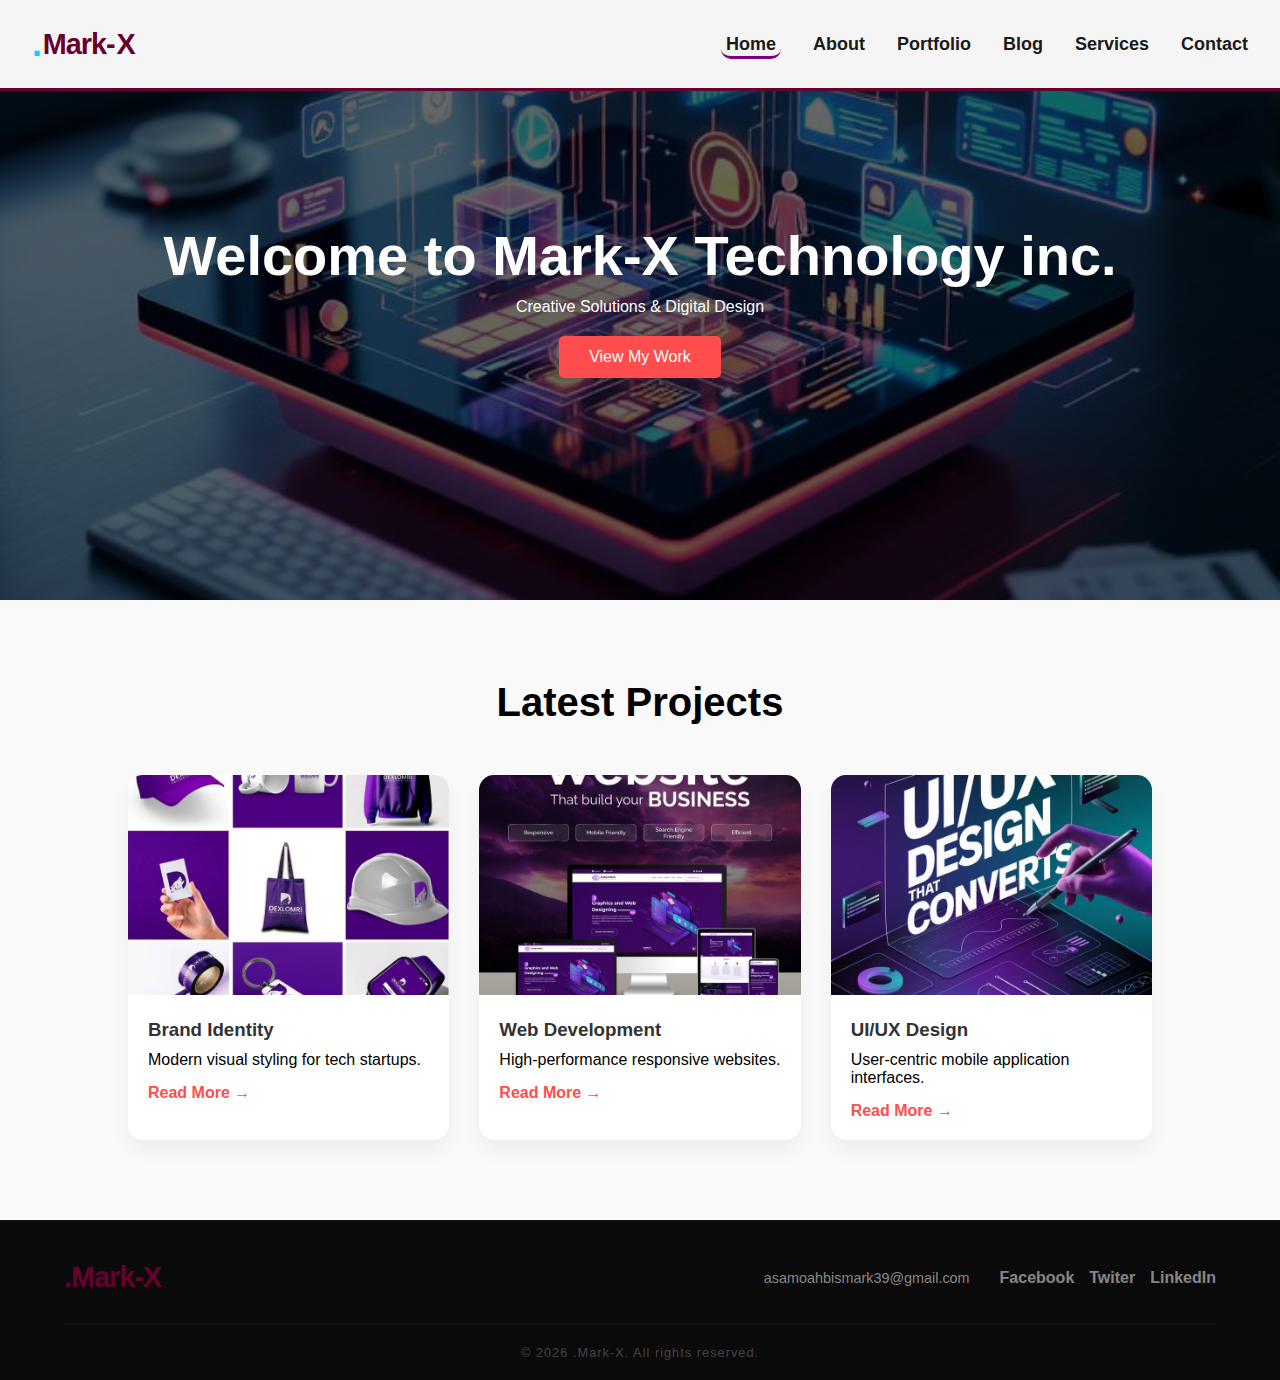
<file: index.html>
<!doctype html>
<html lang="en">
  <head>
    <meta charset="UTF-8" />
    <meta name="viewport" content="width=device-width, initial-scale=1.0" />
    <title>Home | Mark-X</title>

    <link rel="stylesheet" href="style.css" />
  </head>
  <body>
    <header>
      <nav class="navbar">
        <a class="brand" href="index.html"
          ><span class="dot">.</span>Mark-<span class="x-mark">X</span></a
        >

        <ul class="ul">
          <li><a class="links active" href="index.html">Home</a></li>
          <li><a class="links" href="about.html">About</a></li>
          <li><a class="links" href="portfolio.html">Portfolio</a></li>
          <li><a class="links" href="blog.html">Blog</a></li>
          <li><a class="links" href="services.html">Services</a></li>
          <li><a class="links" href="contact.html">Contact</a></li>
        </ul>

        <div class="hamburger">
          <span></span>
          <span></span>
          <span></span>
        </div>
      </nav>
    </header>

    <main>
      <section class="welcome-image">
        <div class="hero-text">
          <h2>Welcome to Mark-X Technology inc.</h2>
          <p>Creative Solutions & Digital Design</p>
          <a href="portfolio.html" class="btn-main">View My Work</a>
        </div>
      </section>

      <!-- Portfolio Card Grid -->
      <section id="portfolio" class="portfolio-container">
        <h2 class="section-title">Latest Projects</h2>

        <div class="card-grid">
          <div class="card">
            <div class="card-img">
              <a href="portfolio.html"
                ><img src="img/Brand Identity.jpg" alt="Project One"
              /></a>
            </div>
            <div class="card-content">
              <h3>Brand Identity</h3>
              <p>Modern visual styling for tech startups.</p>
              <a href="portfolio.html" class="card-link">Read More →</a>
            </div>
          </div>

          <div class="card">
            <div class="card-img">
              <a href="portfolio.html"
                ><img src="img/Web Development.jpg" alt="Project Two"
              /></a>
            </div>
            <div class="card-content">
              <h3>Web Development</h3>
              <p>High-performance responsive websites.</p>
              <a href="portfolio.html" class="card-link">Read More →</a>
            </div>
          </div>

          <div class="card">
            <div class="card-img">
              <a href="portfolio.html"
                ><img src="img/UIUX Design.jpg" alt="Project Three"
              /></a>
            </div>
            <div class="card-content">
              <h3>UI/UX Design</h3>
              <p>User-centric mobile application interfaces.</p>
              <a href="portfolio.html" class="card-link">Read More →</a>
            </div>
          </div>
        </div>
      </section>
    </main>

    <footer class="small-footer">
      <div class="footer-main">
        <a class="brand" href="#"><span>.</span>Mark-<span>X</span></a>

        <div class="footer-contact">
          <a href="mailto:yourgmail@gmail.com" class="footer-email"
            >asamoahbismark39@gmail.com</a
          >
          <div class="footer-socials">
            <a href="www.facebook.com">Facebook</a>
            <a href="www.x.com">Twiter</a>
            <a href="www.linkedin.com">LinkedIn</a>
          </div>
        </div>
      </div>

      <div class="footer-copyright">
        <p>&copy; 2026 .Mark-X. All rights reserved.</p>
      </div>
    </footer>

    <script src="script.js"></script>
  </body>
</html>
</file>
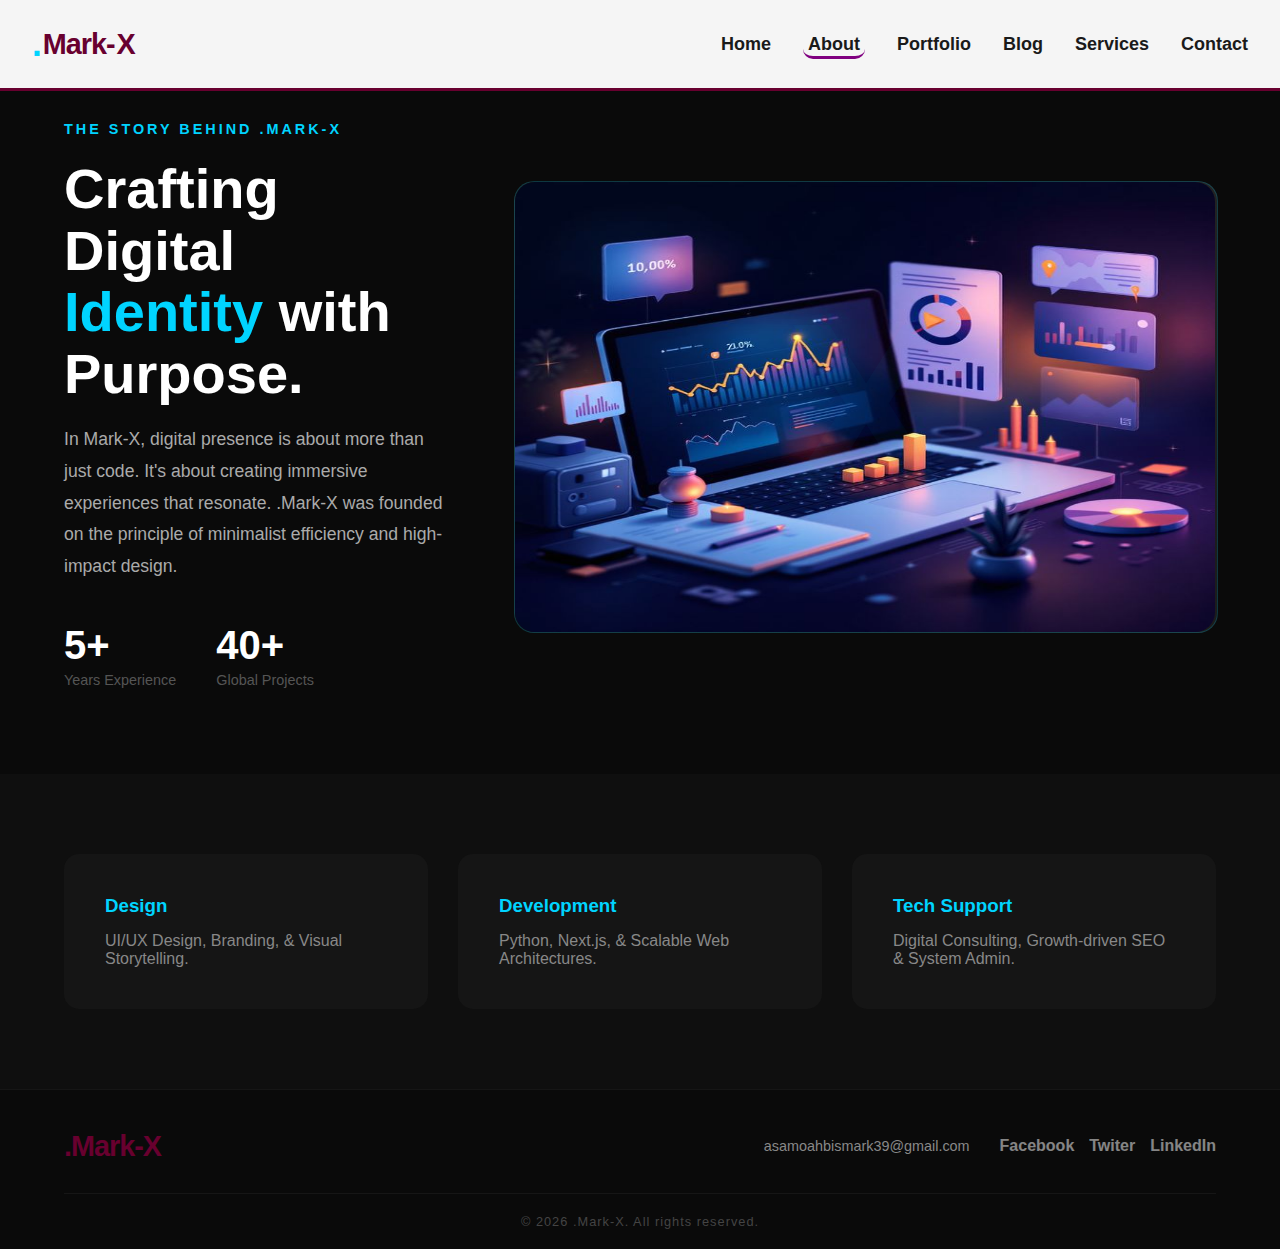
<file: about.html>
<!DOCTYPE html>
<html lang="en">
<head>
    <meta charset="UTF-8">
    <meta name="viewport" content="width=device-width, initial-scale=1.0">
    <title>About Us | Mark-X</title>

    <link rel="stylesheet" href="style.css">
</head>
<body>
    <header>
        <nav class="navbar">
            <a class="brand" href="index.html"><span class="dot">.</span>Mark-<span class="x-mark">X</span></a>
            
            <ul class="ul">
                <li><a class="links" href="index.html">Home</a></li>
                <li><a class="links active" href="about.html">About</a></li>
                <li><a class="links" href="portfolio.html">Portfolio</a></li>
                <li><a class="links" href="blog.html">Blog</a></li>
                <li><a class="links" href="services.html">Services</a></li>
                <li><a class="links" href="contact.html">Contact</a></li>
            </ul>

            <div class="hamburger">
                <span></span>
                <span></span>
                <span></span>
                <span></span>
            </div>
        </nav>
    </header>

    <main class="main">
        <section class="about-hero">
            <div class="about-container">
                <div class="about-text">
                    <span class="subheading">The Story Behind .Mark-X</span>
                    <h1>Crafting Digital <br><span>Identity</span> with Purpose.</h1>
                    <p>
                        In Mark-X, digital presence is about more than just code. It's about creating 
                        immersive experiences that resonate. .Mark-X was founded on the principle 
                        of minimalist efficiency and high-impact design.
                    </p>
                    <div class="about-stats">
                        <div class="stat"><span>5+</span><p>Years Experience</p></div>
                        <div class="stat"><span>40+</span><p>Global Projects</p></div>
                    </div>
                </div>
                
                <div class="about-visual">
                    <div class="visual-box"><img src="img/x visuals.jpg" alt="image"></div>
                </div>
            </div>
        </section>

        <section class="expertise">
            <div class="expertise-grid">
                <div class="skill-card">
                    <h3>Design</h3>
                    <p>UI/UX Design, Branding, & Visual Storytelling.</p>
                </div>
                <div class="skill-card">
                    <h3>Development</h3>
                    <p>Python, Next.js, & Scalable Web Architectures.</p>
                </div>
                <div class="skill-card">
                    <h3>Tech Support</h3>
                    <p>Digital Consulting, Growth-driven SEO & System Admin.</p>
                </div>
            </div>
        </section>
    </main>



    <footer class="small-footer">
        <div class="footer-main">
            <a class="brand" href="#"><span>.</span>Mark-<span>X</span></a>
            
            <div class="footer-contact">
                <a href="mailto:yourgmail@gmail.com" class="footer-email">asamoahbismark39@gmail.com</a>
                <div class="footer-socials">
                    <a href="www.facebook.com">Facebook</a>
                    <a href="www.x.com">Twiter</a>
                    <a href="www.linkedin.com">LinkedIn</a>
                </div>
            </div>
        </div>

        <div class="footer-copyright">
            <p>&copy; 2026 .Mark-X. All rights reserved.</p>
        </div>
    </footer>

    
</body>
</html>
</file>
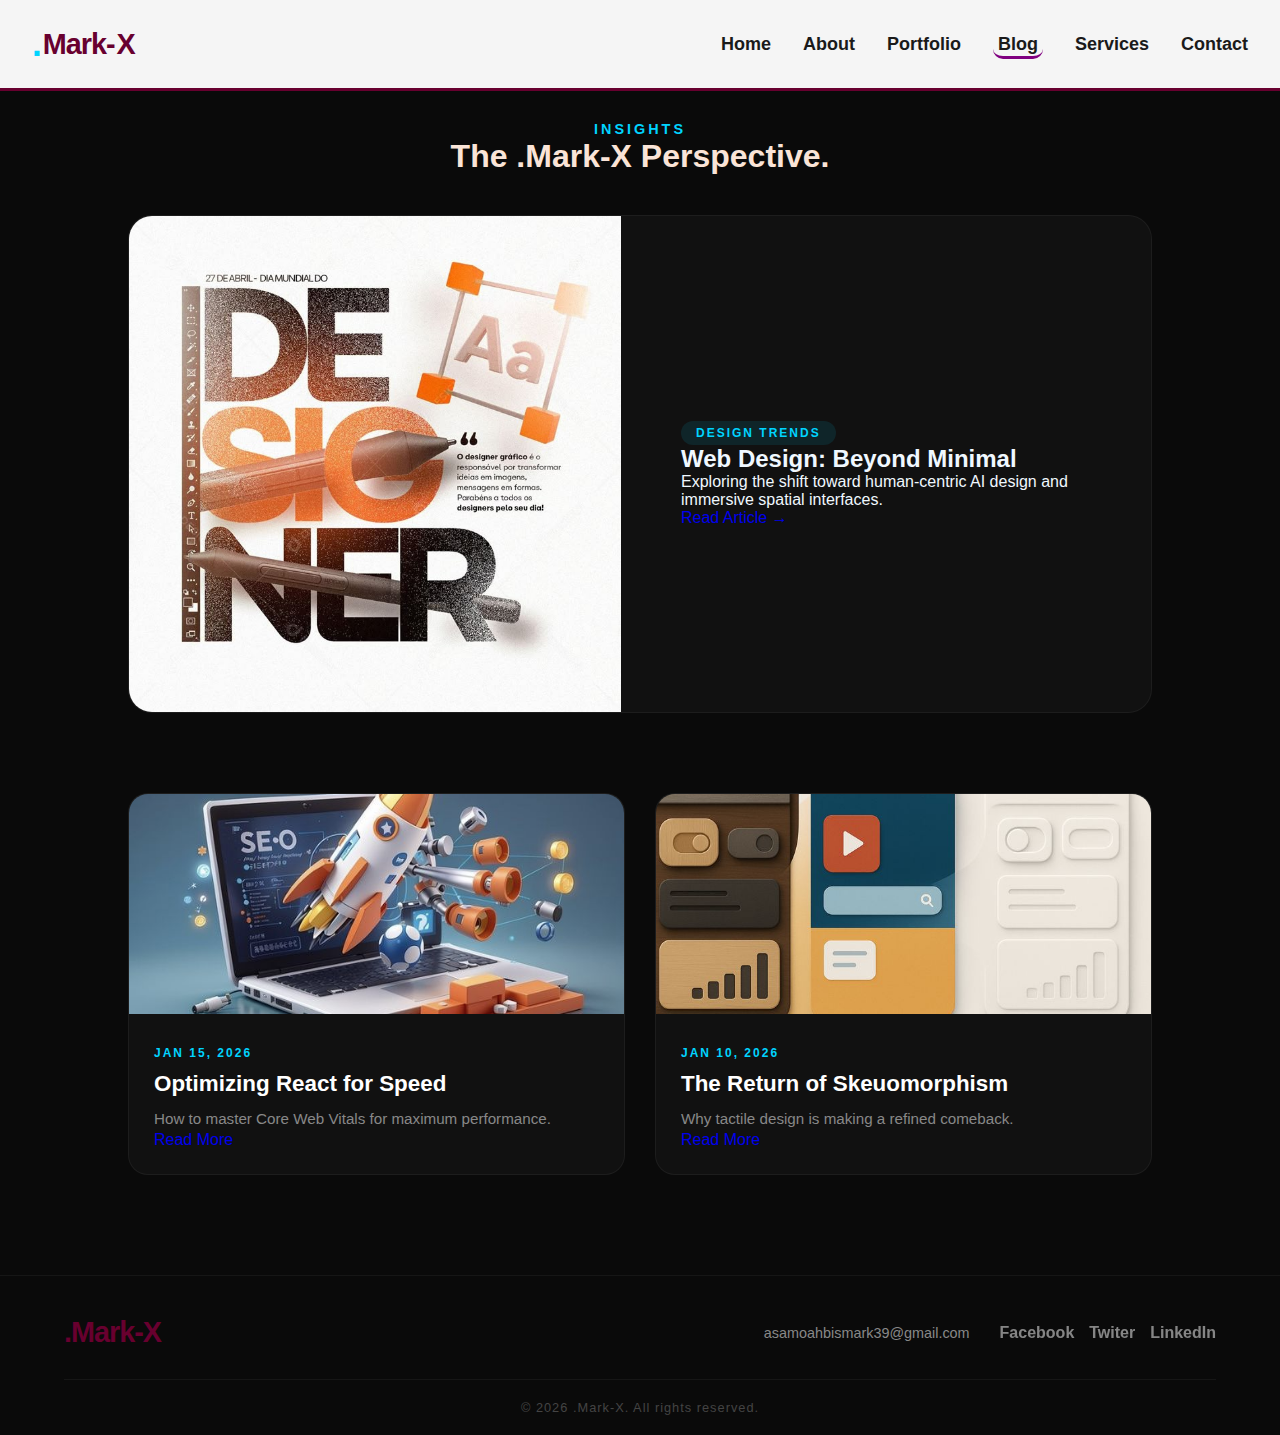
<file: blog.html>
<!doctype html>
<html lang="en">
  <head>
    <meta charset="UTF-8" />
    <meta name="viewport" content="width=device-width, initial-scale=1.0" />
    <title>Blog | Mark-X</title>

    <link rel="stylesheet" href="style.css" />
  </head>
  <body>
    <header>
      <nav class="navbar">
        <a class="brand" href="index.html"
          ><span class="dot">.</span>Mark-<span class="x-mark">X</span></a
        >

        <ul class="ul">
          <li><a class="links" href="index.html">Home</a></li>
          <li><a class="links" href="about.html">About</a></li>
          <li><a class="links" href="portfolio.html">Portfolio</a></li>
          <li><a class="links active" href="blog.html">Blog</a></li>
          <li><a class="links" href="services.html">Services</a></li>
          <li><a class="links" href="contact.html">Contact</a></li>
        </ul>

        <div class="hamburger">
          <span></span>
          <span></span>
          <span></span>
        </div>
      </nav>
    </header>

    <main class="main">
      <section class="blog-header">
        <span class="subheading">Insights</span>
        <h1 style="color: rgb(250, 228, 215);">The .Mark-X <span>Perspective.</span></h1>
      </section>

      <!-- Featured Post -->
      <section class="featured-blog">
        <div class="featured-card">
          <div class="featured-img">
            <img src="img/Design Trends.jpg" alt="Featured" />
          </div>
          <div class="featured-content" style="color: aliceblue;">
            <span class="tag">Design Trends</span>
            <h2>Web Design: Beyond Minimal</h2>
            <p>
              Exploring the shift toward human-centric AI design and immersive
              spatial interfaces.
            </p>
            <a href="https://en.wikipedia.org/wiki/Web_design" class="read-btn">Read Article →</a>
          </div>
        </div>
      </section>

      <!-- Blog Grid -->
      <section class="blog-grid">
        <article class="post-card">
          <div class="post-img">
            <img src="img/Optimizing React for Speed.jpg" alt="Post" />
          </div>
          <div class="post-content">
            <span class="date">Jan 15, 2026</span>
            <h3>Optimizing React for Speed</h3>
            <p>How to master Core Web Vitals for maximum performance.</p>
            <a href="#" class="view-link">Read More</a>
          </div>
        </article>

        <article class="post-card">
          <div class="post-img">
            <img src="img/The Return of Skeuomorphism.jpg" alt="Post" />
          </div>
          <div class="post-content">
            <span class="date">Jan 10, 2026</span>
            <h3>The Return of Skeuomorphism</h3>
            <p>Why tactile design is making a refined comeback.</p>
            <a href="#" class="view-link">Read More</a>
          </div>
        </article>
      </section>
    </main>

    <footer class="small-footer">
      <div class="footer-main">
        <a class="brand" href="#"><span>.</span>Mark-<span>X</span></a>

        <div class="footer-contact">
          <a href="mailto:yourgmail@gmail.com" class="footer-email"
            >asamoahbismark39@gmail.com</a
          >
          <div class="footer-socials">
            <a href="www.facebook.com">Facebook</a>
            <a href="www.x.com">Twiter</a>
            <a href="www.linkedin.com">LinkedIn</a>
          </div>
        </div>
      </div>

      <div class="footer-copyright">
        <p>&copy; 2026 .Mark-X. All rights reserved.</p>
      </div>
    </footer>

    <script src="script.js"></script>
  </body>
</html>
</file>
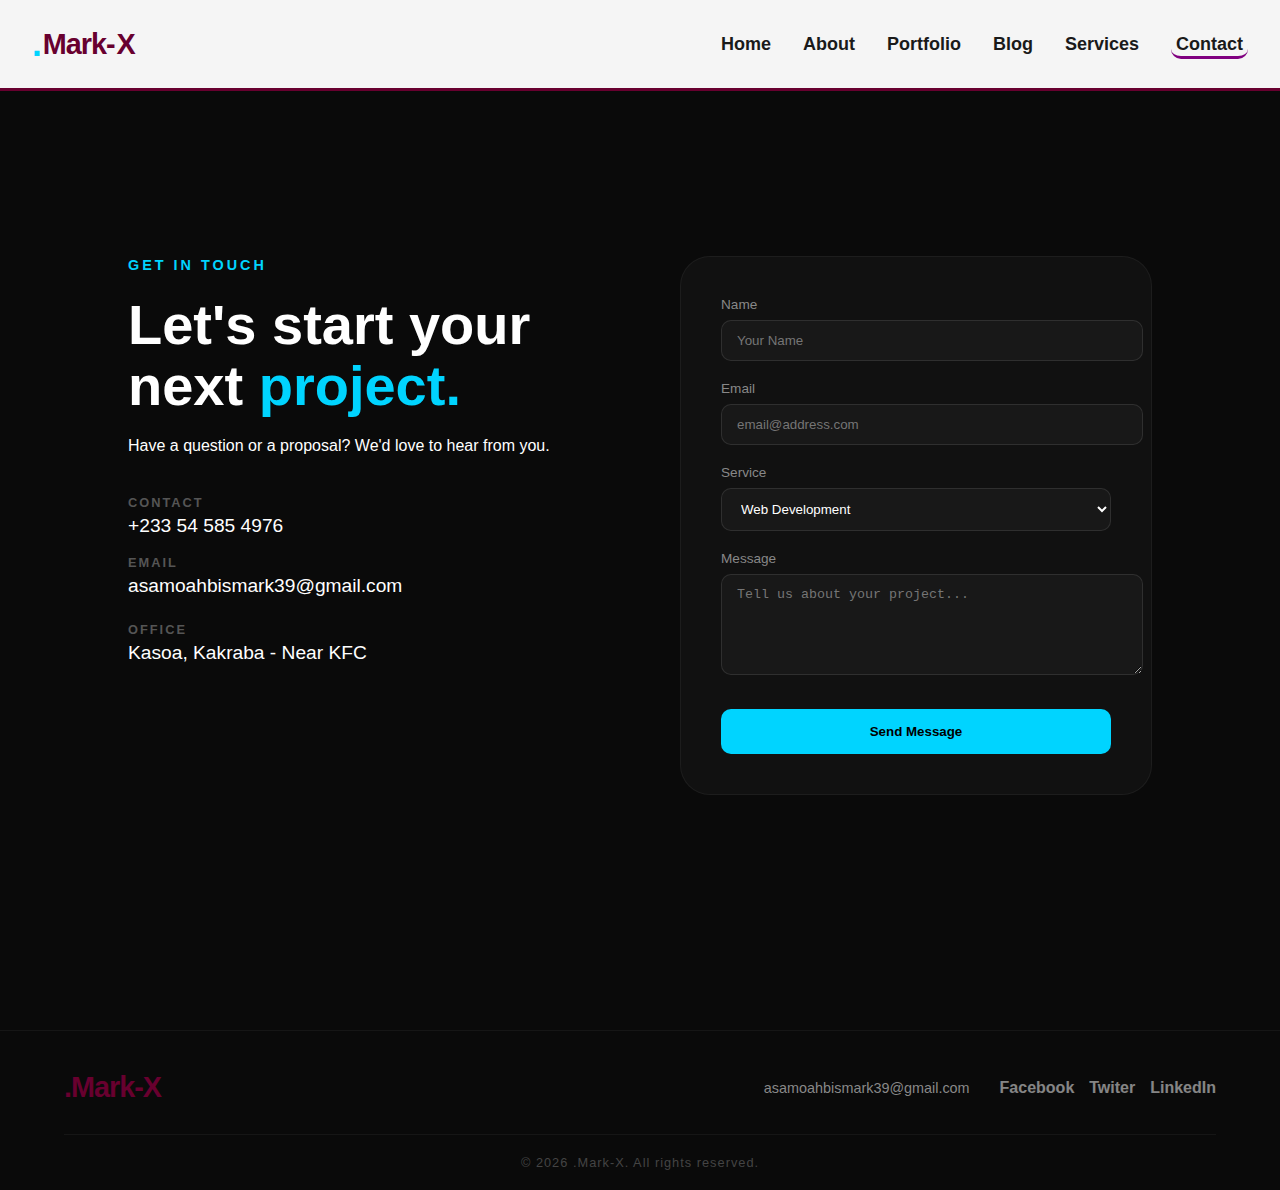
<file: contact.html>
<!doctype html>
<html lang="en">
  <head>
    <meta charset="UTF-8" />
    <meta name="viewport" content="width=device-width, initial-scale=1.0" />
    <title>Contact | Mark-X</title>

    <link rel="stylesheet" href="style.css" />
  </head>
  <body>
    <header>
      <nav class="navbar">
        <a class="brand" href="index.html"
          ><span class="dot">.</span>Mark-<span class="x-mark">X</span></a
        >

        <ul class="ul">
          <li><a class="links" href="index.html">Home</a></li>
          <li><a class="links" href="about.html">About</a></li>
          <li><a class="links" href="portfolio.html">Portfolio</a></li>
          <li><a class="links" href="blog.html">Blog</a></li>
          <li><a class="links" href="services.html">Services</a></li>
          <li><a class="links active" href="contact.html">Contact</a></li>
        </ul>

        <div class="hamburger">
          <span></span>
          <span></span>
          <span></span>
        </div>
      </nav>
    </header>

    <main class="main">
      <section class="contact-hero">
        <div class="contact-container">
          <!-- Left Side: Contact Info -->
          <div class="contact-info">
            <span class="subheading">Get in Touch</span>
            <h1>Let's start your next <span>project.</span></h1>
            <p>Have a question or a proposal? We'd love to hear from you.</p>

            <div class="info-items">
              <div class="item">
                <h4>Contact</h4>
                <p>+233 54 585 4976</p>
                <br />
                <h4>Email</h4>
                <a href="mailto:hello@mark-x.com">asamoahbismark39@gmail.com</a>
              </div>
              <div class="item">
                <h4>Office</h4>
                <p>Kasoa, Kakraba - Near KFC</p>
              </div>
            </div>
          </div>

          <!-- Right Side: Contact Form -->
          <div class="contact-form-wrapper">
            <form class="contact-form">
              <div class="form-group">
                <label>Name</label>
                <input type="text" placeholder="Your Name" required />
              </div>
              <div class="form-group">
                <label>Email</label>
                <input type="email" placeholder="email@address.com" required />
              </div>
              <div class="form-group">
                <label>Service</label>
                <select>
                  <option>Web Development</option>
                  <option>Graphics Design</option>
                  <option>UX/UI Design</option>
                  <option>Tech Support</option>
                </select>
              </div>
              <div class="form-group">
                <label>Message</label>
                <textarea
                  rows="5"
                  placeholder="Tell us about your project..."
                ></textarea>
              </div>
              <button type="submit" class="submit-btn">Send Message</button>
            </form>
          </div>
        </div>
      </section>
    </main>

    <footer class="small-footer">
      <div class="footer-main">
        <a class="brand" href="#"><span>.</span>Mark-<span>X</span></a>

        <div class="footer-contact">
          <a href="mailto:yourgmail@gmail.com" class="footer-email"
            >asamoahbismark39@gmail.com</a
          >
          <div class="footer-socials">
            <a href="www.facebook.com">Facebook</a>
            <a href="www.x.com">Twiter</a>
            <a href="www.linkedin.com">LinkedIn</a>
          </div>
        </div>
      </div>

      <div class="footer-copyright">
        <p>&copy; 2026 .Mark-X. All rights reserved.</p>
      </div>
    </footer>

    <script src="script.js"></script>
  </body>
</html>
</file>
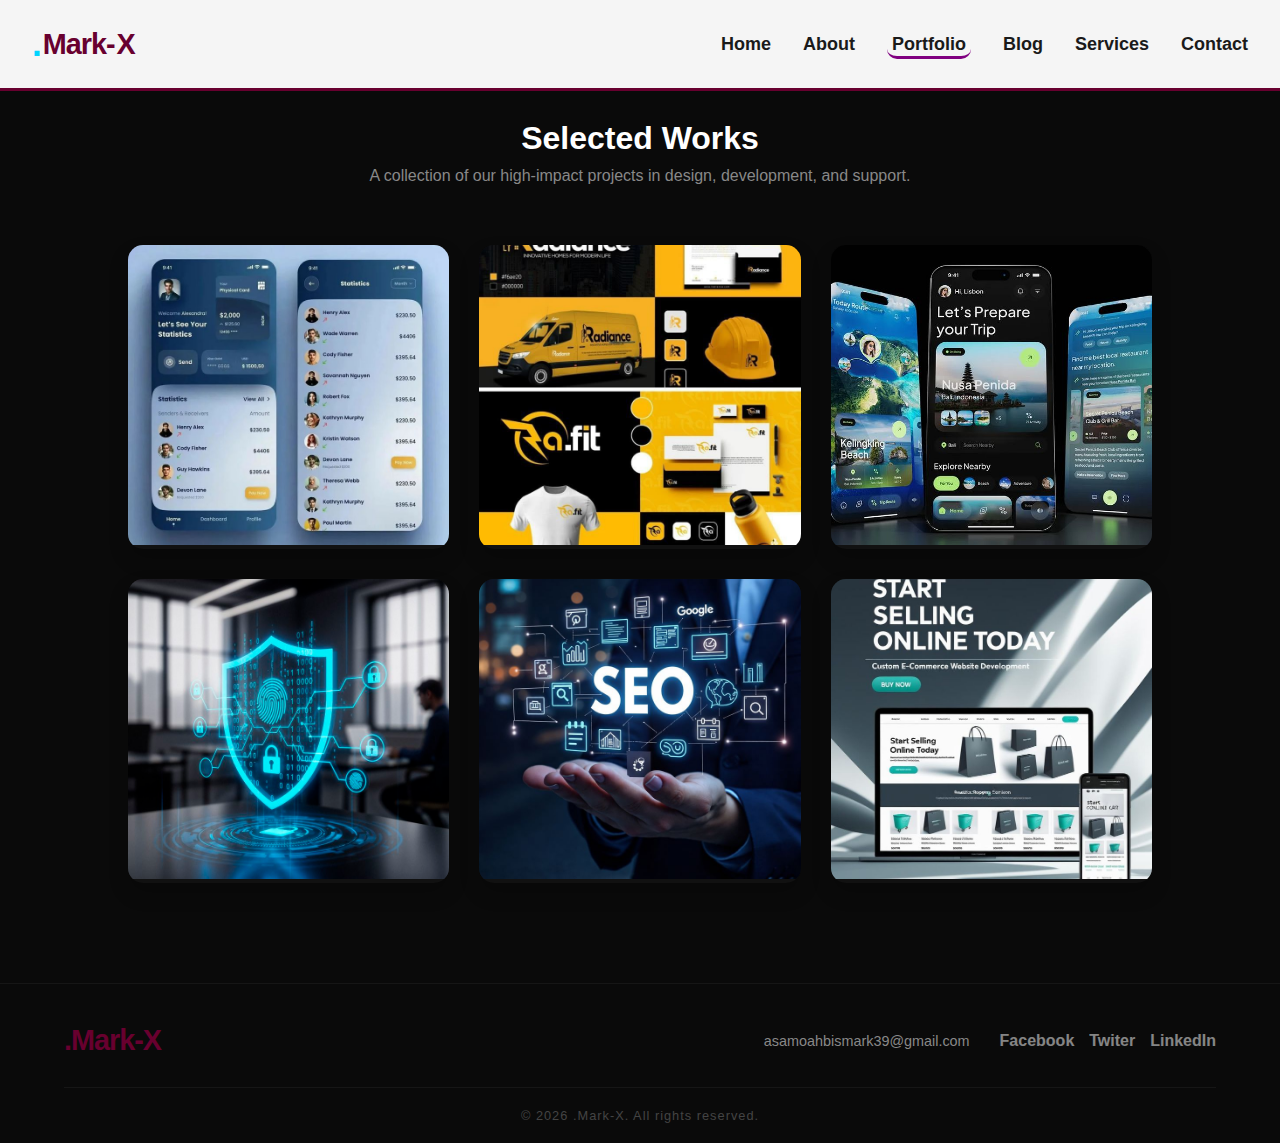
<file: portfolio.html>
<!doctype html>
<html lang="en">
  <head>
    <meta charset="UTF-8" />
    <meta name="viewport" content="width=device-width, initial-scale=1.0" />
    <title>Portfolio | Mark-X</title>

    <link rel="stylesheet" href="style.css" />
  </head>
  <body>
    <header>
      <nav class="navbar">
        <a class="brand" href="index.html"
          ><span class="dot">.</span>Mark-<span class="x-mark">X</span></a
        >

        <ul class="ul">
          <li><a class="links" href="index.html">Home</a></li>
          <li><a class="links" href="about.html">About</a></li>
          <li><a class="links active" href="portfolio.html">Portfolio</a></li>
          <li><a class="links" href="blog.html">Blog</a></li>
          <li><a class="links" href="services.html">Services</a></li>
          <li><a class="links" href="contact.html">Contact</a></li>
        </ul>

        <div class="hamburger">
          <span></span>
          <span></span>
          <span></span>
        </div>
      </nav>
    </header>
    <main class="main">
      <section class="portfolio-header">
        <h1>Selected <span>Works</span></h1>
        <p>
          A collection of our high-impact projects in design, development, and
          support.
        </p>
      </section>

      <section class="portfolio-grid">
        <!-- Project 1: Web Dev -->
        <div class="project-card">
          <div class="project-media">
            <img src="img/Next-Gen Fintech App.jpg" alt="Fintech App" />
            <div class="project-overlay">
              <span class="category">Web Dev</span>
              <h3>Next-Gen Fintech App</h3>
              <a href="#" class="view-btn">View Case Study →</a>
            </div>
          </div>
        </div>

        <!-- Project 2: Graphics Design -->
        <div class="project-card">
          <div class="project-media">
            <img src="img/Eco-Brand Identity.jpg" alt="UX Design" />
            <div class="project-overlay">
              <span class="category">Graphics Design</span>
              <h3>Eco-Brand Identity</h3>
              <a href="#" class="view-btn">View Case Study →</a>
            </div>
          </div>
        </div>

        <!-- Project 3: UX/UI -->
        <div class="project-card">
          <div class="project-media">
            <img src="img/Immersive Travel UI.jpg" alt="UX Design" />
            <div class="project-overlay">
              <span class="category">UX/UI Design</span>
              <h3>Immersive Travel UI</h3>
              <a href="#" class="view-btn">View Case Study →</a>
            </div>
          </div>
        </div>

        <!-- Project 4: Tech Support -->
        <div class="project-card">
          <div class="project-media">
            <img src="img/Enterprise Cloud Security.jpg" alt="Tech Support" />
            <div class="project-overlay">
              <span class="category">Tech Support</span>
              <h3>Enterprise Cloud Security</h3>
              <a href="#" class="view-btn">View Details →</a>
            </div>
          </div>
        </div>

        <!-- Project 5: Graphics 2 -->
        <div class="project-card">
          <div class="project-media">
            <img src="img/Marketing Campaigns.jpg" alt="Marketing Materials" />
            <div class="project-overlay">
              <span class="category">Graphics Design</span>
              <h3>Marketing Campaigns</h3>
              <a href="#" class="view-btn">View Case Study →</a>
            </div>
          </div>
        </div>

        <!-- Project 6: Web Dev 2 -->
        <div class="project-card">
          <div class="project-media">
            <img src="img/Bespoke E-commerce Site.jpg" alt="E-commerce site" />
            <div class="project-overlay">
              <span class="category">Web Dev</span>
              <h3>Bespoke E-commerce Site</h3>
              <a href="#" class="view-btn">View Case Study →</a>
            </div>
          </div>
        </div>
      </section>
    </main>

    <footer class="small-footer">
      <div class="footer-main">
        <a class="brand" href="#"><span>.</span>Mark-<span>X</span></a>

        <div class="footer-contact">
          <a href="mailto:yourgmail@gmail.com" class="footer-email"
            >asamoahbismark39@gmail.com</a
          >
          <div class="footer-socials">
            <a href="www.facebook.com">Facebook</a>
            <a href="www.x.com">Twiter</a>
            <a href="www.linkedin.com">LinkedIn</a>
          </div>
        </div>
      </div>

      <div class="footer-copyright">
        <p>&copy; 2026 .Mark-X. All rights reserved.</p>
      </div>
    </footer>

    <script src="script.js"></script>
  </body>
</html>
</file>
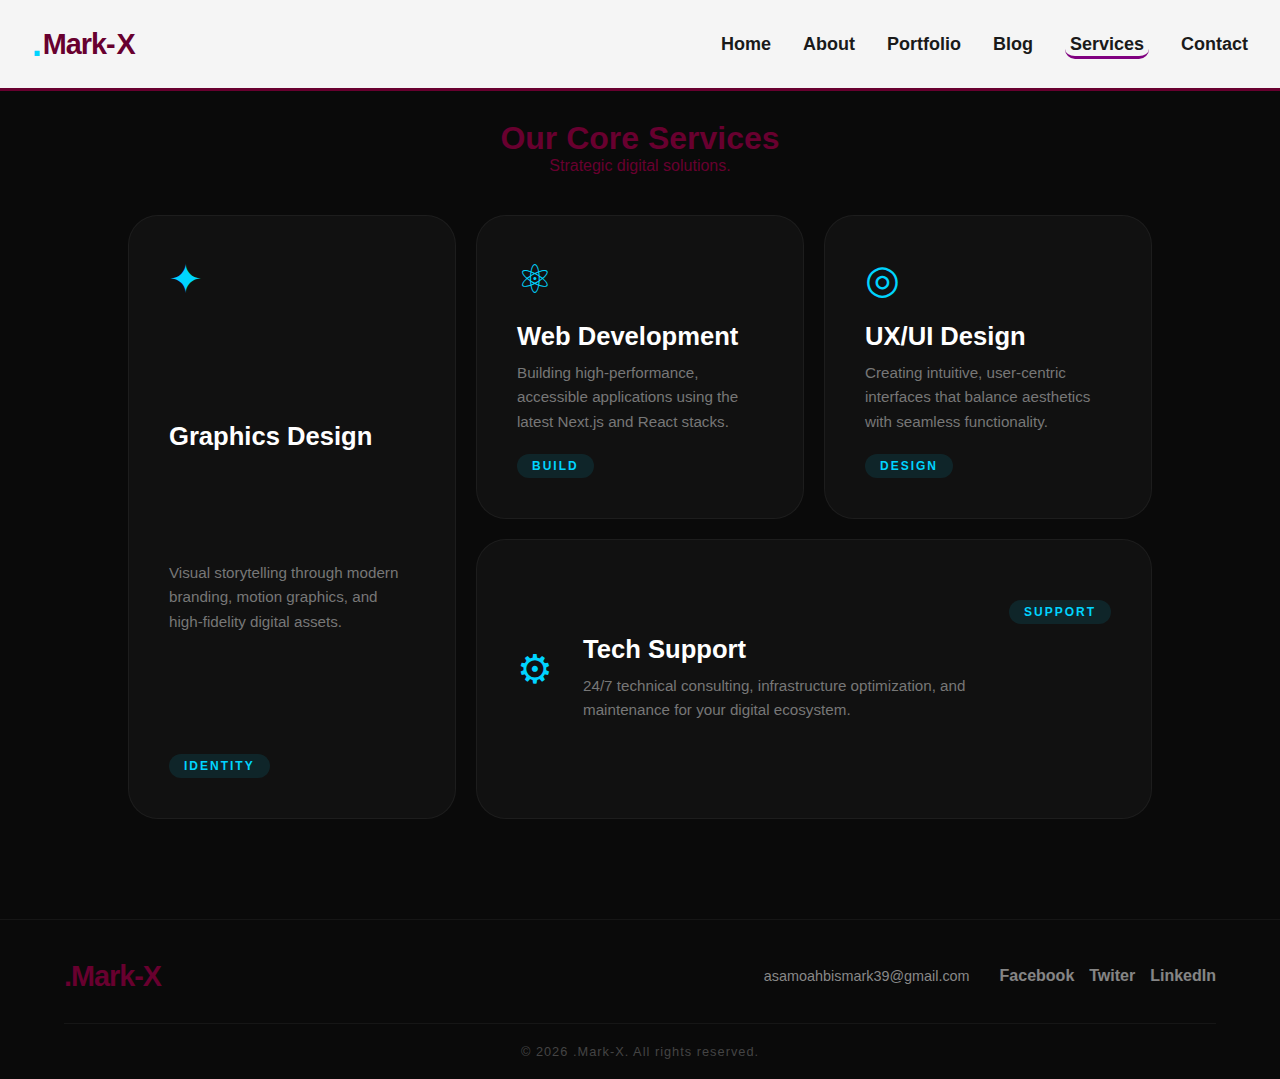
<file: services.html>
<!doctype html>
<html lang="en">
  <head>
    <meta charset="UTF-8" />
    <meta name="viewport" content="width=device-width, initial-scale=1.0" />
    <title>Services | Mark-X</title>

    <link rel="stylesheet" href="style.css" />
  </head>
  <body>
    <header>
      <nav class="navbar">
        <a class="brand" href="index.html"
          ><span class="dot">.</span>Mark-<span class="x-mark">X</span></a
        >

        <ul class="ul">
          <li><a class="links" href="index.html">Home</a></li>
          <li><a class="links" href="about.html">About</a></li>
          <li><a class="links" href="portfolio.html">Portfolio</a></li>
          <li><a class="links" href="blog.html">Blog</a></li>
          <li><a class="links active" href="services.html">Services</a></li>
          <li><a class="links" href="contact.html">Contact</a></li>
        </ul>

        <div class="hamburger">
          <span></span>
          <span></span>
          <span></span>
        </div>
      </nav>
    </header>

    <main class="main">
      <section class="services-header">
        <h1>Our <span>Core</span> Services</h1>
        <p>Strategic digital solutions.</p>
      </section>

      <section class="bento-grid">
        <div class="service-item featured">
          <div class="icon">✦</div>
          <h2>Graphics Design</h2>
          <p>
            Visual storytelling through modern branding, motion graphics, and
            high-fidelity digital assets.
          </p>
          <div class="tag">Identity</div>
        </div>

        <div class="service-item">
          <div class="icon">⚛</div>
          <h2>Web Development</h2>
          <p>
            Building high-performance, accessible applications using the latest
            Next.js and React stacks.
          </p>
          <div class="tag">Build</div>
        </div>

        <div class="service-item">
          <div class="icon">◎</div>
          <h2>UX/UI Design</h2>
          <p>
            Creating intuitive, user-centric interfaces that balance aesthetics
            with seamless functionality.
          </p>
          <div class="tag">Design</div>
        </div>

        <div class="service-item wide">
          <div class="icon">⚙</div>
          <div>
            <h2>Tech Support</h2>
            <p>
              24/7 technical consulting, infrastructure optimization, and
              maintenance for your digital ecosystem.
            </p>
          </div>
          <div class="tag">Support</div>
        </div>
      </section>
    </main>

    <footer class="small-footer">
      <div class="footer-main">
        <a class="brand" href="#"><span>.</span>Mark-<span>X</span></a>

        <div class="footer-contact">
          <a href="mailto:yourgmail@gmail.com" class="footer-email"
            >asamoahbismark39@gmail.com</a
          >
          <div class="footer-socials">
            <a href="www.facebook.com">Facebook</a>
            <a href="www.x.com">Twiter</a>
            <a href="www.linkedin.com">LinkedIn</a>
          </div>
        </div>
      </div>

      <div class="footer-copyright">
        <p>&copy; 2026 .Mark-X. All rights reserved.</p>
      </div>
    </footer>

    <script src="script.js"></script>
  </body>
</html>
</file>
<file: style.css>
*{
            padding: 0;
            margin: 0;
        }

        a{
            text-decoration: none;
        }

       body {
        font-family: 'Segoe UI', Tahoma, Geneva, Verdana, sans-serif;
       }

       .navbar {
        padding: 1.5rem 2rem;
        align-items: center;
        justify-content: space-between;
        display: flex;
        background: whitesmoke;
        backdrop-filter: blur(5px);
        border-bottom: 3px solid #68002f;
        position: fixed;
        top: 0;
        left: 0;
        width: 100%;
        box-sizing: border-box;
        z-index: 1000;

       }
       .brand {
            font-family: 'Inter', sans-serif;
            font-size: 1.8rem;
            font-weight: 700;
            text-decoration: none;
            color: #68002f;
            letter-spacing: -1px;
            display: flex;
            align-items: center;
        }

        /* The Glowing Dot */
        .brand .dot {
            color: #00d4ff; 
            font-size: 2.2rem;
            margin-right: 2px;
        }

        /* The Animated X */
        .brand .x-mark {
            color: #68002f;
            display: inline-block;
            margin-left: 2px;
            transition: all 0.4s cubic-bezier(0.175, 0.885, 0.32, 1.275);
        }

        .brand:hover .x-mark {
            color: #00d4ff;
            transform: rotate(15deg) scale(1.1);
            text-shadow: 0 0 15px rgba(0, 212, 255, 0.6);
        }

       .ul {
        display: flex;
        list-style: none;
        gap: 2rem;
       }
       .links {
        color: #1a1a1a;
        font-size: 18px;
        font-weight: 600;
        transition: 0.3s ease;
       }
       .links:hover {
        color: white;
        background: purple;
        padding: 1px 3px;
        filter: brightness(1.1);
        border-radius: 10px;
        padding: 2px 5px;
       }
       .links.active {
        font-weight: 700px;
        border-bottom: 3px solid purple;
        border-radius: 10px;
        padding: 2px 5px;
       } 
    
       /* Search bar */
       .search {
        display: flex;
        background: purple;
        border-radius: 15px;
        padding: 1px 11px;
        border: 0.2px solid #ccc;
        box-shadow: 2px 2px 4px #ccc;
       }
       .search input {
        width: 400px;
        border: none;
        outline: none;
        padding: 10px 10px;
        border-radius: 15px 0 0 15px;
        margin-right: 15px;
        margin-left: -10px;
        font-size: 16px;
       }
       .search button {
        background: purple;
        font-size: 16px;
        border: none;
        cursor: pointer;
        color: white;
       }
       
       /* Hamburger */
       .hamburger {
        display: none;
        flex-direction: column;
        cursor: pointer;
        gap: 5px;
       }
       .hamburger span {
        width: 25px;
        height: 3px;
        background-color: #333;
        border-radius: 2px;
       }
      
        /* 768 screen */
       @media (max-width: 768px) {
        body {
            padding-top: 70px;
            margin: 0;
        }
        .search {
            display: flex;
        }
        .search input {
            width: 120px;
        }
        .links {
            display: none;
        }
        .hamburger {
            display: flex;
        }
       }
       /* 360 screen */
       @media (max-width: 360px) {
        .navbar {
            padding: 0.4rem 0.5rem;
            flex-wrap: wrap;
            align-items: center;
        }
        .brand span {
            display: none;
        }
        .brand img {
            height: 30px;
        }
        .ul {
            display: none;
        }
        .search {
            flex: 1;
            min-width: 0;
            margin: 0 8px;
            display: flex;
        }
        .search input {
            width: 100%;
            min-width: 0;
            font-size: 8px;
            padding: 6px 8px;
        }
        .search button {
            font-size: 8px;
            padding: 6px 0px;
            border-radius: 0 16px 16px 0;
        }
        .hamburger {
           gap: 3px;
           margin-right: 6px;
           display: flex;
        }
       }

       /* main */
       main {
        min-height: 100vh;
        background: linear-gradient(to bottom right, #f3e8ff, #ffffff);
       }

        .welcome-image {
            background-image: linear-gradient(rgba(0, 0, 0, 0.6), rgba(0, 0, 0, 0.6)), url('img/bgimage.jpg');
            background-size: cover;
            background-position: center;
            height: 600px;
            display: flex;
            align-items: center;
            justify-content: center;
            text-align: center;
            color: white;
        }

        .hero-text h2 {
            font-size: 3.5rem;
            margin-bottom: 10px;
        }

        .btn-main {
            display: inline-block;
            margin-top: 20px;
            padding: 12px 30px;
            background: #ff4d4d; 
            color: white;
            text-decoration: none;
            border-radius: 5px;
            transition: 0.3s;
        }

        .portfolio-container {
            padding: 80px 10%;
            background: #f9f9f9;
        }

        .section-title {
            text-align: center;
            margin-bottom: 50px;
            font-size: 2.5rem;
        }

        .card-grid {
            display: grid;
            grid-template-columns: repeat(auto-fit, minmax(300px, 1fr));
            gap: 30px;
        }

        .card {
            background: white;
            border-radius: 15px;
            overflow: hidden;
            box-shadow: 0 10px 20px rgba(0,0,0,0.05);
            transition: transform 0.3s ease, box-shadow 0.3s ease;
        }

        .card:hover {
            transform: translateY(-10px);
            box-shadow: 0 15px 30px rgba(0,0,0,0.15);
        }

        .card-img img {
            width: 100%;
            height: 220px;
            object-fit: cover;
        }

        .card-content {
            padding: 20px;
        }

        .card-content h3 {
            margin-bottom: 10px;
            color: #333;
        }

        .card-link {
            text-decoration: none;
            color: #ff4d4d;
            font-weight: bold;
            display: inline-block;
            margin-top: 15px;
        }

        /* About Page*/
        .about-hero {
            padding: 120px 5% 80px;
            background: #0a0a0a;
            color: white;
        }

        .about-container {
            max-width: 1200px;
            margin: 0 auto;
            display: grid;
            grid-template-columns: 1fr 1fr;
            gap: 60px;
            align-items: center;
        }

        .subheading {
            color: #00d4ff;
            text-transform: uppercase;
            letter-spacing: 3px;
            font-weight: 700;
            font-size: 0.9rem;
        }

        .about-text h1 {
            font-size: 3.5rem;
            margin: 20px 0;
            line-height: 1.1;
        }

        .about-text h1 span {
            color: #00d4ff;
        }

        .about-text p {
            color: #aaa;
            line-height: 1.8;
            font-size: 1.1rem;
        }

        .about-stats {
            display: flex;
            gap: 40px;
            margin-top: 40px;
        }

        .stat span {
            display: block;
            font-size: 2.5rem;
            font-weight: 800;
            color: #fff;
        }

        .stat p {
            font-size: 0.9rem;
            color: #555;
        }

        .visual-box {
            width: 100%;
            height: 450px;
            background: linear-gradient(45deg, #111, #222);
            border: 1px solid rgba(0, 212, 255, 0.2);
            border-radius: 20px;
            position: relative;
        }
        .visual-box img {
            width: 700px;
            height: 450px;
            border-radius: 20px;
        }

        .visual-box::after {
            content: 'X';
            position: absolute;
            top: 50%;
            left: 50%;
            transform: translate(-50%, -50%);
            font-size: 15rem;
            color: rgba(0, 212, 255, 0.03);
            font-weight: 900;
        }

        .expertise {
            padding: 80px 5%;
            background: #0f0f0f;
        }

        .expertise-grid {
            max-width: 1200px;
            margin: 0 auto;
            display: grid;
            grid-template-columns: repeat(auto-fit, minmax(300px, 1fr));
            gap: 30px;
        }

        .skill-card {
            background: #151515;
            padding: 40px;
            border-radius: 15px;
            border: 1px solid transparent;
            transition: 0.3s;
        }

        .skill-card:hover {
            border-color: #00d4ff;
            transform: translateY(-5px);
        }

        .skill-card h3 {
            color: #00d4ff;
            margin-bottom: 15px;
        }

        .skill-card p {
            color: #888;
        }

        @media (max-width: 992px) {
            .about-container {
                grid-template-columns: 1fr;
                text-align: center;
            }
            .about-stats {
                justify-content: center;
            }
            .about-text h1 {
                font-size: 2.5rem;
            }
        }


        /* Services */
        .services-header {
            text-align: center;
            padding: 120px 5% 40px;
            background: #0a0a0a;
            color: #68002f;
        }

        .bento-grid {
            display: grid;
            grid-template-columns: repeat(3, 1fr);
            grid-auto-rows: minmax(280px, auto);
            gap: 20px;
            padding: 0 10% 100px;
            background: #0a0a0a;
            max-width: 1400px;
            margin: 0 auto;
        }

        .service-item {
            background: #111;
            border: 1px solid rgba(255, 255, 255, 0.05);
            border-radius: 30px;
            padding: 40px;
            position: relative;
            transition: all 0.4s cubic-bezier(0.23, 1, 0.32, 1);
            display: flex;
            flex-direction: column;
            justify-content: space-between;
        }

        .service-item.featured { 
            grid-row: span 2; 
        }

        .service-item.wide { 
            grid-column: span 2; 
            flex-direction: row; 
            align-items: center; 
            gap: 30px; 
        }

        .service-item .icon {
            font-size: 2.5rem;
            color: #00d4ff;
            margin-bottom: 20px;
        }

        .service-item h2 {
            color: #fff;
            font-size: 1.6rem;
            margin-bottom: 10px;
        }

        .service-item p {
            color: #777;
            line-height: 1.6;
            font-size: 0.95rem;
        }

        .tag {
            align-self: flex-start;
            background: rgba(0, 212, 255, 0.1);
            color: #00d4ff;
            padding: 5px 15px;
            border-radius: 20px;
            font-size: 0.75rem;
            font-weight: 700;
            text-transform: uppercase;
            margin-top: 20px;
        }

        
        .service-item:hover {
            background: #161616;
            border-color: rgba(0, 212, 255, 0.4);
            transform: scale(0.98);
        }

        @media (max-width: 992px) {
            .bento-grid {
                grid-template-columns: repeat(2, 1fr);
                padding: 0 5% 80px;
            }
        }

        @media (max-width: 768px) {
            .bento-grid {
                grid-template-columns: 1fr;
            }
            .service-item.featured, .service-item.wide {
                grid-row: span 1;
                grid-column: span 1;
                flex-direction: column;
            }
        }


        /* --- Portfolio --- */
        .portfolio-header {
            text-align: center;
            padding: 120px 5% 60px;
            background: #0a0a0a;
            color: white;
        }

        .portfolio-header p {
            color: #888;
            margin-top: 10px;
        }

        .portfolio-grid {
            display: grid;
            grid-template-columns: repeat(3, 1fr);
            gap: 30px;
            padding: 0 10% 100px;
            background: #0a0a0a;
        }

        .project-card {
            position: relative;
            border-radius: 15px;
            overflow: hidden;
            background: #111;
            box-shadow: 0 10px 20px rgba(0, 0, 0, 0.2);
        }

        .project-media {
            width: 100%;
            height: 100%;
            position: relative;
        }

        .project-media img {
            width: 100%;
            height: 300px; 
            object-fit: cover;
            transition: transform 0.4s ease;
        }

        .project-overlay {
            position: absolute;
            inset: 0;
            background: rgba(0, 0, 0, 0.85); 
            display: flex;
            flex-direction: column;
            justify-content: flex-end;
            padding: 30px;
            opacity: 0;
            transition: opacity 0.4s ease;
        }

        .project-card:hover .project-overlay { 
            opacity: 1; 
        }

        .project-card:hover img { 
            transform: scale(1.05); 
        }

        .project-overlay .category { 
            color: #00d4ff; 
            font-weight: 700; 
            font-size: 0.8rem; 
            letter-spacing: 2px; 
            text-transform: uppercase;
        }

        .project-overlay h3 { 
            color: #fff; 
            margin: 10px 0 20px; 
            font-size: 1.4rem;
        }

        .view-btn {
            color: #fff;
            text-decoration: none;
            font-weight: 600;
            border-bottom: 2px solid #00d4ff;
            padding-bottom: 5px;
        }

        @media (max-width: 992px) {
            .portfolio-grid {
                grid-template-columns: repeat(2, 1fr);
                padding: 0 5% 80px;
            }
            .project-media img {
                height: 250px;
            }
        }

        @media (max-width: 600px) {
            .portfolio-grid {
                grid-template-columns: 1fr;
            }
        }


        /* --- Blog Page --- */
        .blog-header {
            text-align: center;
            padding: 120px 5% 40px;
            background: #0a0a0a;
        }

        .featured-blog {
            padding: 0 10% 80px;
            background: #0a0a0a;
        }

        .featured-card {
            display: flex;
            background: #111;
            border-radius: 24px;
            overflow: hidden;
            border: 1px solid rgba(255, 255, 255, 0.05);
        }

        .featured-img { 
            flex: 1.2; 
        }

        .featured-img img { 
            width: 100%; 
            height: 100%; 
            object-fit: cover; 
        }
        .featured-content { 
            flex: 1; 
            padding: 60px; 
            display: flex; 
            flex-direction: column; 
            justify-content: center; 
        }

        .blog-grid {
            display: grid;
            grid-template-columns: repeat(auto-fit, minmax(320px, 1fr));
            gap: 30px;
            padding: 0 10% 100px;
            background: #0a0a0a;
        }

        .post-card {
            background: #111;
            border-radius: 20px;
            overflow: hidden;
            border: 1px solid rgba(255, 255, 255, 0.05);
            transition: all 0.4s cubic-bezier(0.25, 1, 0.5, 1);
        }

        .post-card:hover {
            transform: translateY(-8px);
            border-color: #00d4ff;
            box-shadow: 0 20px 40px rgba(0, 212, 255, 0.1);
        }

        .post-img img {
            width: 100%;
            height: 220px;
            object-fit: cover;
            filter: grayscale(20%);
            transition: 0.4s;
        }

        .post-card:hover .post-img img { 
            filter: grayscale(0%); 
        }

        .post-content { 
            padding: 25px; 
        }

        .post-content h3 { 
            color: #fff; 
            margin: 10px 0; 
            font-size: 1.4rem; 
        }

        .post-content p { 
            color: #888; 
            font-size: 0.95rem; 
            line-height: 1.6; 
        }

        .date, .tag {
            color: #00d4ff;
            text-transform: uppercase;
            font-size: 0.75rem;
            letter-spacing: 2px;
            font-weight: 700;
        }

        @media (max-width: 992px) {
            .featured-card { 
                flex-direction: column; 
            }

            .featured-content { 
                padding: 40px; 
            }

            .blog-header h1 { 
                font-size: 2.5rem; 
            }
        }


        /* --- Contact Page Styling --- */
        .contact-hero {
            padding: 120px 10% 100px;
            background: #0a0a0a;
            color: white;
            min-height: 90vh;
            display: flex;
            align-items: center;
        }

        .contact-container {
            display: grid;
            grid-template-columns: 1fr 1fr;
            gap: 80px;
            max-width: 1200px;
            margin: 0 auto;
            width: 100%;
        }

        .contact-info h1 {
            font-size: 3.5rem;
            line-height: 1.1;
            margin: 20px 0;
        }

        .contact-info h1 span { color: #00d4ff; }

        .info-items { margin: 40px 0; }

        .item { margin-bottom: 25px; }

        .item h4 {
            color: #555;
            text-transform: uppercase;
            font-size: 0.8rem;
            letter-spacing: 2px;
        }

        .item a, .item p {
            color: #fff;
            font-size: 1.2rem;
            text-decoration: none;
            margin-top: 5px;
            display: block;
        }

        /* --- Form Styling --- */
        .contact-form-wrapper {
            background: #111;
            padding: 40px;
            border-radius: 30px;
            border: 1px solid rgba(255, 255, 255, 0.05);
        }

        .form-group { margin-bottom: 20px; }

        .form-group label {
            display: block;
            color: #888;
            font-size: 0.85rem;
            margin-bottom: 8px;
        }

        .form-group input, .form-group select, .form-group textarea {
            width: 100%;
            background: rgba(255, 255, 255, 0.03);
            border: 1px solid rgba(255, 255, 255, 0.1);
            padding: 12px 15px;
            color: #fff;
            border-radius: 10px;
            outline: none;
            transition: 0.3s;
        }

        .form-group input:focus, .form-group textarea:focus {
            border-color: #00d4ff;
            background: rgba(255, 255, 255, 0.07);
        }

        .submit-btn {
            width: 100%;
            padding: 15px;
            background: #00d4ff;
            border: none;
            border-radius: 10px;
            color: #000;
            font-weight: 700;
            cursor: pointer;
            transition: 0.3s;
            margin-top: 10px;
        }

        .submit-btn:hover {
            box-shadow: 0 0 20px rgba(0, 212, 255, 0.4);
            transform: translateY(-2px);
        }

        /* --- Mobile Responsiveness --- */
        @media (max-width: 992px) {
            .contact-container {
                grid-template-columns: 1fr;
                gap: 60px;
            }
            .contact-info h1 { font-size: 2.5rem; }
        }




        /* footer */
        .small-footer {
            background-color: #0a0a0a;
            padding: 40px 5% 20px;
            border-top: 1px solid rgba(255, 255, 255, 0.05);
            display: flex;
            flex-direction: column;
            gap: 30px;
        }

        .footer-main {
            display: flex;
            justify-content: space-between;
            align-items: center;
            max-width: 1200px;
            width: 100%;
            margin: 0 auto;
        }

        .footer-contact {
            display: flex;
            align-items: center;
            gap: 30px;
        }

        .footer-email {
            color: #888;
            text-decoration: none;
            font-size: 0.9rem;
            transition: 0.3s;
        }

        .footer-email:hover { 
            color: #00d4ff; 
        }

        .footer-socials { 
            display: flex; 
            gap: 15px; 
        }

        .footer-socials a {
            color: #fff;
            text-decoration: none;
            font-weight: 700;
            opacity: 0.5;
            transition: 0.3s;
        }

        .footer-socials a:hover { 
            opacity: 1; 
            color: #00d4ff; 
        }

        .footer-copyright {
            text-align: center;
            border-top: 1px solid rgba(255, 255, 255, 0.05);
            padding-top: 20px;
        }

        .footer-copyright p {
            color: #444;
            font-size: 0.8rem;
            letter-spacing: 1px;
        }

        @media (max-width: 768px) {
            .footer-main {
                flex-direction: column;
                gap: 20px;
                text-align: center;
            }
            .footer-contact {
                flex-direction: column;
                gap: 15px;
            }
        }
</file>
